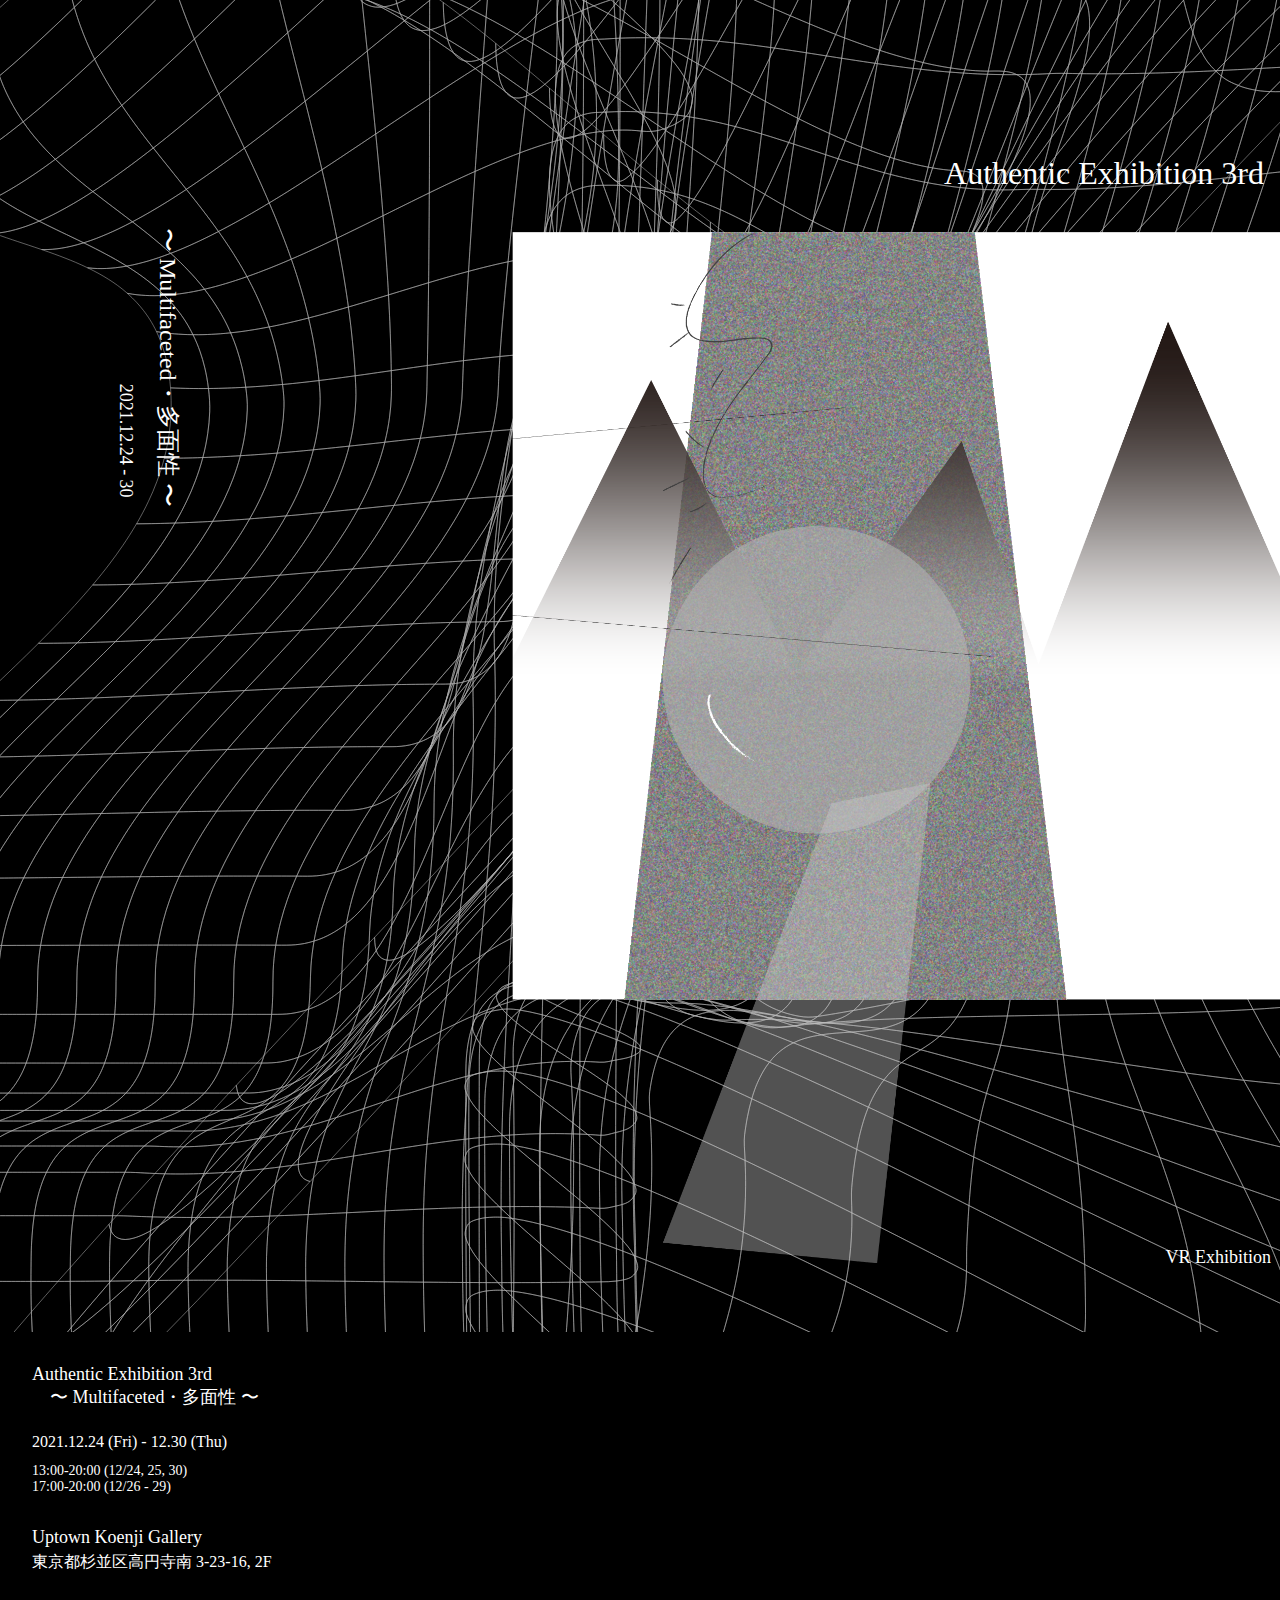
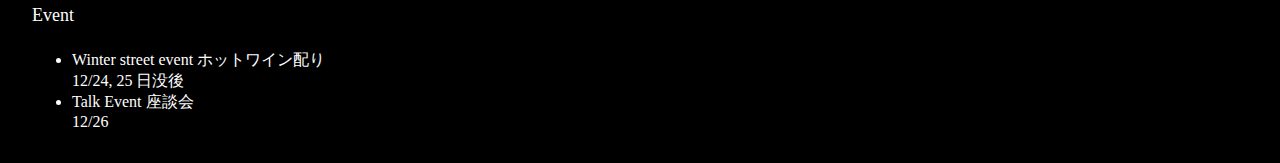
<file: authentic3/index.html>
<!DOCTYPE html>
<html>
  <head>
    <meta charset="utf-8"/>
    <link rel="stylesheet" type="text/css" href="./style.css" />
  </head>
  <body>
    <div id="keywire">
      <div id="title">
        <h1>〜 Multifaceted・多面性 〜</h1>
        <p class="date">2021.12.24 - 30</p>
      </div>
      <h2>Authentic Exhibition 3rd</h2>
      <img id="key" src="./key.png" />
      <p>VR Exhibition</p>
    </div>
    <div class="contents">
      <h2>
        Authentic Exhibition 3rd<br />
        　〜 Multifaceted・多面性 〜
      </h2>
      <p class="date">2021.12.24 (Fri) - 12.30 (Thu)</p>
      <p class="time">
        13:00-20:00 (12/24, 25, 30)<br>
        17:00-20:00 (12/26 - 29)
      </p>
      <p class="address">Uptown Koenji Gallery</p>
      <p class="address2">東京都杉並区高円寺南 3-23-16, 2F</p>
    </div>
    <div class="contents">
      <h2>Event</h2>
      <ul>
        <li>
          Winter street event ホットワイン配り<br>
          12/24, 25 日没後
        </li>
        <li>Talk Event 座談会<br>
        12/26</li>
      </ul>
    </div>
  </body>
</html>
</file>
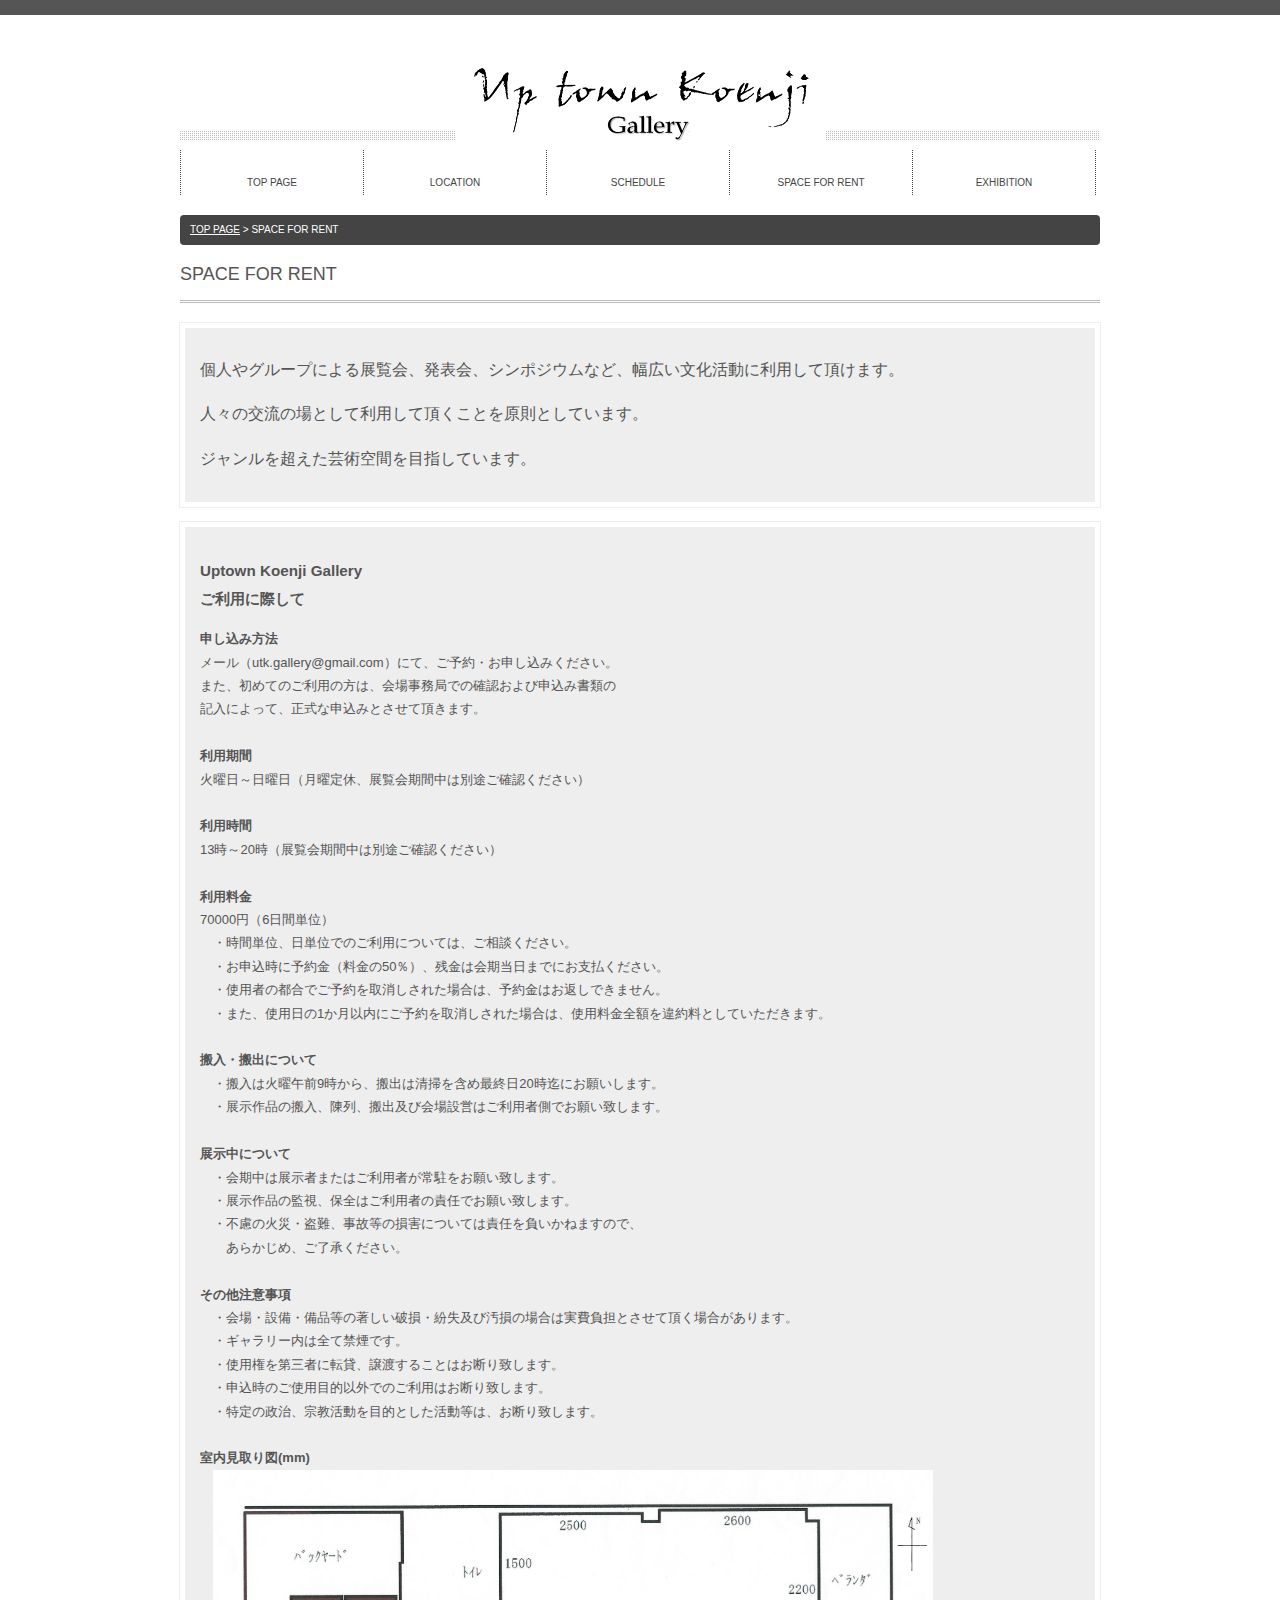
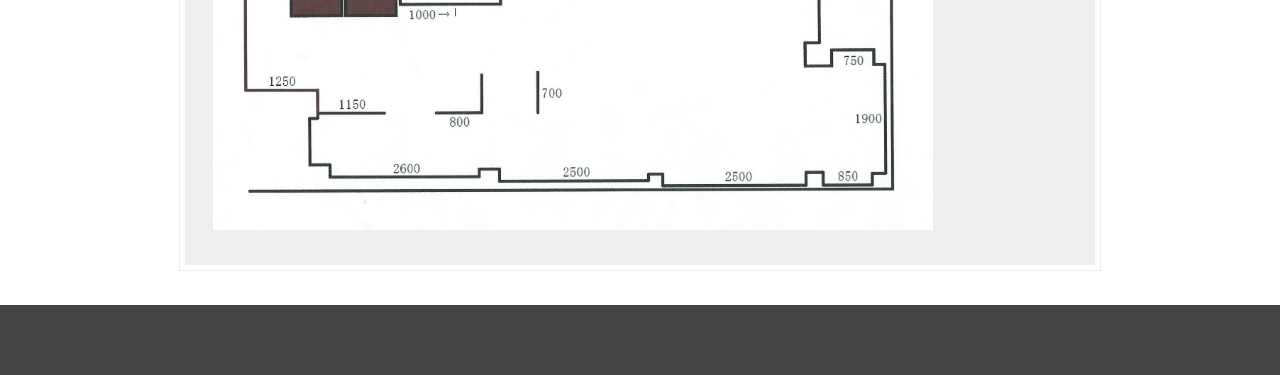
<file: about-us.html>
﻿<!DOCTYPE html PUBLIC "-//W3C//DTD XHTML 1.0 Transitional//EN" "http://www.w3.org/TR/xhtml1/DTD/xhtml1-transitional.dtd">
<html xmlns="http://www.w3.org/1999/xhtml">
	<head>
		<meta http-equiv="Content-Type" content="text/html; charset=UTF-8" />
		<!-- ページタイトル ここから -->
		<title>Uptown Koenji Gallery</title>
		<!-- ページタイトル ここまで -->
		<meta name="description" content=""/>
		<meta name="keyword" content=""/>
		<link href="common/css/style.css" rel="stylesheet" type="text/css" />
		<script type="text/javascript" src="http://ajax.googleapis.com/ajax/libs/jquery/1.7.2/jquery.min.js"></script>
		<script type="text/javascript" src="common/js/jquery.lightbox-0.5.min.js"></script>
		<script type="text/javascript" src="common/js/setting.js"></script>
		<!--[if lte IE 6]>
		<script type="text/javascript" src="common/js/DD_belatedPNG.js"></script>
		<script type="text/javascript">
			DD_belatedPNG.fix('img,.png_bg');
		</script>
		<![endif]-->
	</head>
<script>
  (function(i,s,o,g,r,a,m){i['GoogleAnalyticsObject']=r;i[r]=i[r]||function(){
  (i[r].q=i[r].q||[]).push(arguments)},i[r].l=1*new Date();a=s.createElement(o),
  m=s.getElementsByTagName(o)[0];a.async=1;a.src=g;m.parentNode.insertBefore(a,m)
  })(window,document,'script','//www.google-analytics.com/analytics.js','ga');

  ga('create', 'UA-57897759-1', 'auto');
  ga('send', 'pageview');

</script>
	<body>
		<div id="wrapper">
			<div id="headerWrapper">
				<div id="header">
					<!-- ロゴ画像 ここから -->
					<h1 class="siteTitle"><a href="index.html"><img src="common/images/rogo2.png" alt="アップタウン高円寺ギャラリー" /></a></h1>
					<!-- ロゴ画像 ここまで -->

					<!-- キャッチコピー ここから -->
					<div class="description"></div>
					<!-- キャッチコピー ここまで -->

					<!-- お問い合わせ情報 ここから -->
					<div class="headerAddress">
						
					</div>
					<!-- お問い合わせ情報 ここまで -->

					<div class="navi">
						<!-- ナビゲーション ここから -->
						<ul>
							<li><a href="index.html"><span class="titleJa"></span><span class="titleEn">TOP PAGE</span></a></li>
							<li><a href="location.html"><span class="titleJa"></span><span class="titleEn">LOCATION</span></a></li>
							<li><a href="schedule.html"><span class="titleJa"></span><span class="titleEn">SCHEDULE</span></a></li>
							<li><a href="about-us.html"><span class="titleJa"></span><span class="titleEn">SPACE FOR RENT</span></a></li>
							<li><a href="exhibition.html"><span class="titleJa"></span><span class="titleEn">EXHIBITION</span></a></li>
						</ul>
						<!-- ナビゲーション ここまで -->
					</div>
				</div>
			</div>

			<div id="contentsWrapper">
				<div id="contents" class="clearFix">
					<!-- パンくずリスト ここから -->
					<p class="panList"><a href="index.html">TOP PAGE</a> &gt; SPACE FOR RENT</p>
					<!-- パンくずリスト ここまで -->

					<!-- ページ見出し ここから -->
					<h2 class="pageTitle">SPACE FOR RENT</h2>
					<!-- ページ見出し ここまで -->

					<div class="clearFix">



					<!-- シェフ挨拶 ここから -->
					<div class="decoText">

						<p><font size="3">個人やグループによる展覧会、発表会、シンポジウムなど、幅広い文化活動に利用して頂けます。</p>
							<p>人々の交流の場として利用して頂くことを原則としています。</p>
							<p>ジャンルを超えた芸術空間を目指しています。</font></p>

					</div>
					<!-- シェフ挨拶 ここまで -->




						<!-- シェフ紹介 ここから -->


						<div class="decoText">
							<h3>Uptown Koenji Gallery<br>
								ご利用に際して</h3>
							<p>
								<strong>申し込み方法</strong><br />
								メール（utk.gallery@gmail.com）にて、ご予約・お申し込みください。<br>
								また、初めてのご利用の方は、会場事務局での確認および申込み書類の<br>
								記入によって、正式な申込みとさせて頂きます。
								<br /><br />

								<strong>利用期間</strong><br />
								火曜日～日曜日（月曜定休、展覧会期間中は別途ご確認ください）<br /><br />

								<strong>利用時間</strong><br />
								13時～20時（展覧会期間中は別途ご確認ください）<br /><br />

								<strong>利用料金</strong><br />
								70000円（6日間単位）<br>
								　・時間単位、日単位でのご利用については、ご相談ください。<br>
								　・お申込時に予約金（料金の50％）、残金は会期当日までにお支払ください。<br>
								　・使用者の都合でご予約を取消しされた場合は、予約金はお返しできません。<br>
								　・また、使用日の1か月以内にご予約を取消しされた場合は、使用料金全額を違約料としていただきます。
								<br /><br />

								<strong>搬入・搬出について</strong><br />
								　・搬入は火曜午前9時から、搬出は清掃を含め最終日20時迄にお願いします。<br>
								　・展示作品の搬入、陳列、搬出及び会場設営はご利用者側でお願い致します。
								<br /><br />

								<strong>展示中について</strong><br />
								　・会期中は展示者またはご利用者が常駐をお願い致します。<br>
								　・展示作品の監視、保全はご利用者の責任でお願い致します。<br>
								　・不慮の火災・盗難、事故等の損害については責任を負いかねますので、<br>
								　　あらかじめ、ご了承ください。
								<br /><br />

								<strong>その他注意事項</strong><br />
								　・会場・設備・備品等の著しい破損・紛失及び汚損の場合は実費負担とさせて頂く場合があります。<br>
								　・ギャラリー内は全て禁煙です。<br>
								　・使用権を第三者に転貸、譲渡することはお断り致します。<br>
								　・申込時のご使用目的以外でのご利用はお断り致します。<br>
								　・特定の政治、宗教活動を目的とした活動等は、お断り致します。
								<br /><br />

								<strong>室内見取り図(mm)</strong><br />
								　<img src="common/images/室内図.jpg" width="720" height="360" /><br />
							</p>
						</div>
						<!-- シェフ紹介 ここまで -->
					</div>


				</div>
			</div>

			<div id="footerWrapper">
				<div id="footer">
					<div class="footerAddress">
						<!-- フッター情報 ここから -->
						<p class="copyright"></p>
						<strong></strong>
						<!-- フッター情報 ここまで -->
					</div>
				</div>
			</div>
		</div>
	</body>
</html>
</file>
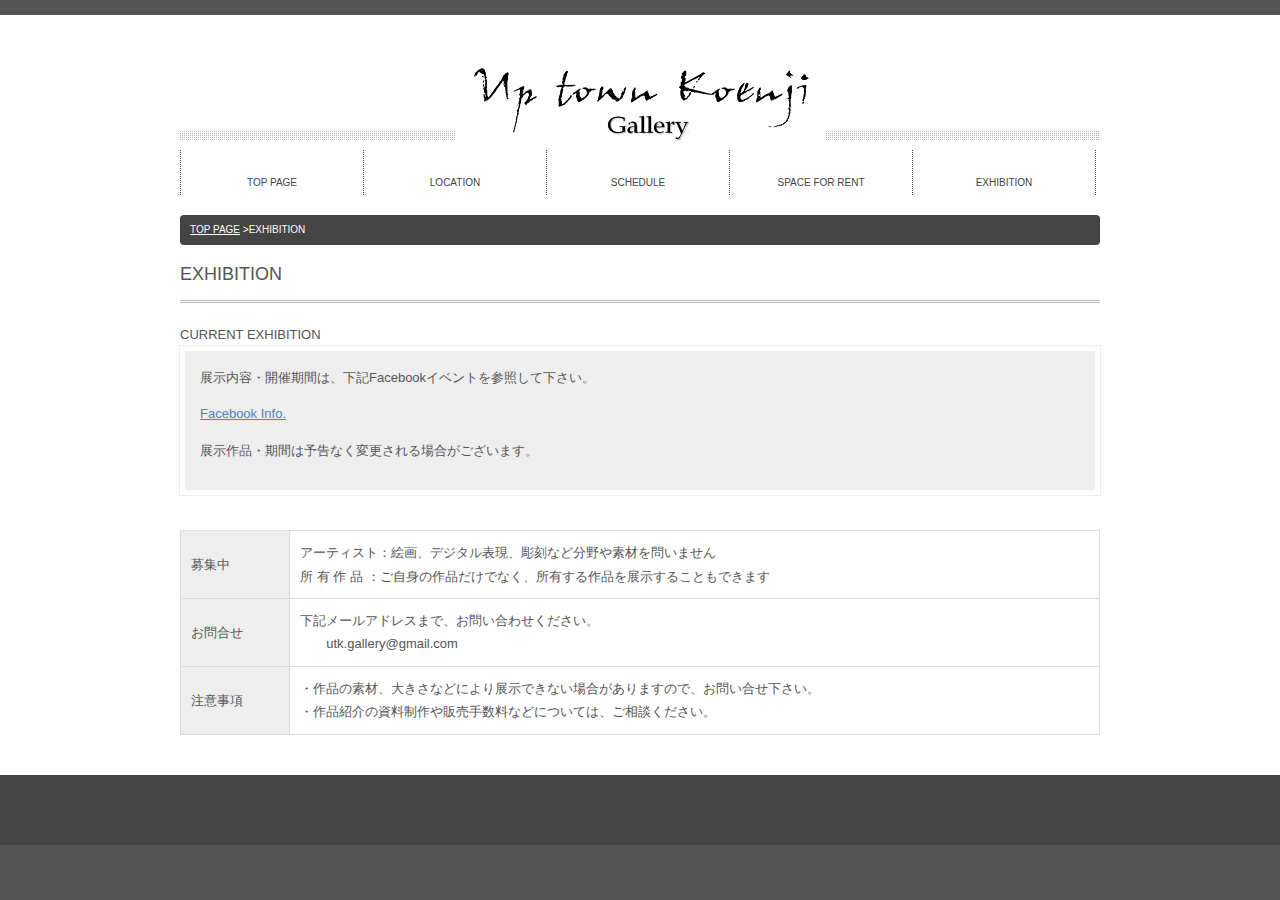
<file: exhibition.html>
﻿<!DOCTYPE html PUBLIC "-//W3C//DTD XHTML 1.0 Transitional//EN" "http://www.w3.org/TR/xhtml1/DTD/xhtml1-transitional.dtd">
<html xmlns="http://www.w3.org/1999/xhtml">
	<head>
		<meta http-equiv="Content-Type" content="text/html; charset=UTF-8" />
		<!-- ページタイトル ここから -->
		<title>Uptown Koenji Gallery</title>
		<!-- ページタイトル ここまで -->
		<meta name="description" content=""/>
		<meta name="keyword" content=""/>
		<link href="common/css/style.css" rel="stylesheet" type="text/css" />
		<script type="text/javascript" src="http://ajax.googleapis.com/ajax/libs/jquery/1.7.2/jquery.min.js"></script>
		<script type="text/javascript" src="common/js/jquery.lightbox-0.5.min.js"></script>
		<script type="text/javascript" src="common/js/setting.js"></script>
		<!--[if lte IE 6]>
		<script type="text/javascript" src="common/js/DD_belatedPNG.js"></script>
		<script type="text/javascript">
			DD_belatedPNG.fix('img,.png_bg');
		</script>
		<![endif]-->
	</head>
<script>
  (function(i,s,o,g,r,a,m){i['GoogleAnalyticsObject']=r;i[r]=i[r]||function(){
  (i[r].q=i[r].q||[]).push(arguments)},i[r].l=1*new Date();a=s.createElement(o),
  m=s.getElementsByTagName(o)[0];a.async=1;a.src=g;m.parentNode.insertBefore(a,m)
  })(window,document,'script','//www.google-analytics.com/analytics.js','ga');

  ga('create', 'UA-57897759-1', 'auto');
  ga('send', 'pageview');

</script>
	<body>
		<div id="wrapper">
			<div id="headerWrapper">
				<div id="header">
					<!-- ロゴ画像 ここから -->
					<h1 class="siteTitle"><a href="index.html"><img src="common/images/rogo2.png" alt="アップタウン高円寺ギャラリー" /></a></h1>
					<!-- ロゴ画像 ここまで -->

					<!-- キャッチコピー ここから -->
					<div class="description"></div>
					<!-- キャッチコピー ここまで -->

					<!-- お問い合わせ情報 ここから -->
					<div class="headerAddress">
						
					</div>
					<!-- お問い合わせ情報 ここまで -->

					<div class="navi">
						<!-- ナビゲーション ここから -->
						<ul>
							<li><a href="index.html"><span class="titleJa"></span><span class="titleEn">TOP PAGE</span></a></li>
							<li><a href="location.html"><span class="titleJa"></span><span class="titleEn">LOCATION</span></a></li>
							<li><a href="schedule.html"><span class="titleJa"></span><span class="titleEn">SCHEDULE</span></a></li>
							<li><a href="about-us.html"><span class="titleJa"></span><span class="titleEn">SPACE FOR RENT</span></a></li>
							<li><a href="exhibition.html"><span class="titleJa"></span><span class="titleEn">EXHIBITION</span></a></li>
						</ul>
						<!-- ナビゲーション ここまで -->
					</div>
				</div>
			</div>

			<div id="contentsWrapper">
				<div id="contents" class="clearFix">
					<!-- パンくずリスト ここから -->
					<p class="panList"><a href="index.html">TOP PAGE</a> &gt;EXHIBITION </p>
					<!-- パンくずリスト ここまで -->

					<!-- 求人情報見出し ここから -->
					<h2 id="pageTitle" class="pageTitle">EXHIBITION</h2>
					<!-- 求人情報見出し ここまで -->

					<!-- 求人情報テキスト ここから -->


					<tr>
					<th></th>
					<td>CURRENT EXHIBITION</td>
                    
                    </tr>

					<div class="decoText">
						展示内容・開催期間は、下記Facebookイベントを参照して下さい。<br/>
						<p><a href="https://www.facebook.com/Uptown.Koenji.Gallery/" target="_parent">Facebook Info.</a></p>
						<p>展示作品・期間は予告なく変更される場合がございます。</p>
					</div>
					<!-- 求人情報テキスト ここまで -->
  
					<div class="recruitTable">
						<!-- 求人情報テーブル ここから -->
						<table cellspacing="0" cellpadding="0">
							<tr>
    
					</tr>

					<!-- 
					<div class="decoText">
						常設展では、近隣の芸術家を中心にした作品が展示されています。<br/>
						<p>＜展示作家＞</p>
						<p>　上原基弘 (Motohiro Uehara)　　：パッケージ・デザイン</p>
						<p>　梅崎幸吉 (Kokichi Umezaki)　　：現代絵画</p>
                                                <p>　梶原誠 (Makoto Kajiwara)           ：細密鉛筆画</p>
                                                <p>　紅玉(Ko-gyoku)                           ：絵画・立体</p>
                                                <p>　三枝泰之(Yasuyuki Saegusa)      ：ポスター・デザイン集</p>
                                                <p>　佐藤ジン(Gin Sato)                     ：写真集 GIG Koenji Edition </p>
　　　　　　　　　　　　　 <p>　志賀直彦(Masahiko Shiga)          ：写真</p>
　　　　                                 <p>　西川梨世(Risei Nisikawa)             ：書</p>
                                                <p>　藤崎慎吾(Shingo Fujisaki)           ：書籍</p>
                                                <p>　古谷振一(Shinichi Furuya)          ：細密鉛筆画</p>
                                                <p>　星野雅彦(Masahiko Hoshino)      ：硝子工芸</p>
						<p>　溝上菜御実 (Naomi Mizogami)　 ：かな</p> 
                                                <p>　Adria Ginger                                ：油彩、Mixed Media</p>
                                                <p>　Callum Macleod                          ：Mixed Media</p>
					</div>
					-->
					<!-- 求人情報テキスト ここまで -->
  
					<div class="recruitTable">
						<!-- 求人情報テーブル ここから -->
						<table cellspacing="0" cellpadding="0">
							<tr>
								<th>募集中</th>
								<td>アーティスト：絵画、デジタル表現、彫刻など分野や素材を問いません<br>
								    所 有 作 品 ：ご自身の作品だけでなく、所有する作品を展示することもできます</td>
							</tr>
							<tr>
								<th>お問合せ</th>
								<td>下記メールアドレスまで、お問い合わせください。<br>
								　　utk.gallery@gmail.com</td>
							</tr>
							<tr>
								<th>注意事項</th>
								<td>・作品の素材、大きさなどにより展示できない場合がありますので、お問い合せ下さい。<br>
								・作品紹介の資料制作や販売手数料などについては、ご相談ください。</td>
							</tr>
						</table>
						<!-- 求人情報テーブル ここまで -->
					</div>
				</div>
			</div>

			<div id="footerWrapper">
				<div id="footer">
					<div class="footerAddress">
						<!-- フッター情報 ここから -->
						<p class="copyright"></p>
						<strong></strong>
						<!-- フッター情報 ここまで -->
					</div>
				</div>
			</div>
		</div>
	</body>
</html>
</file>
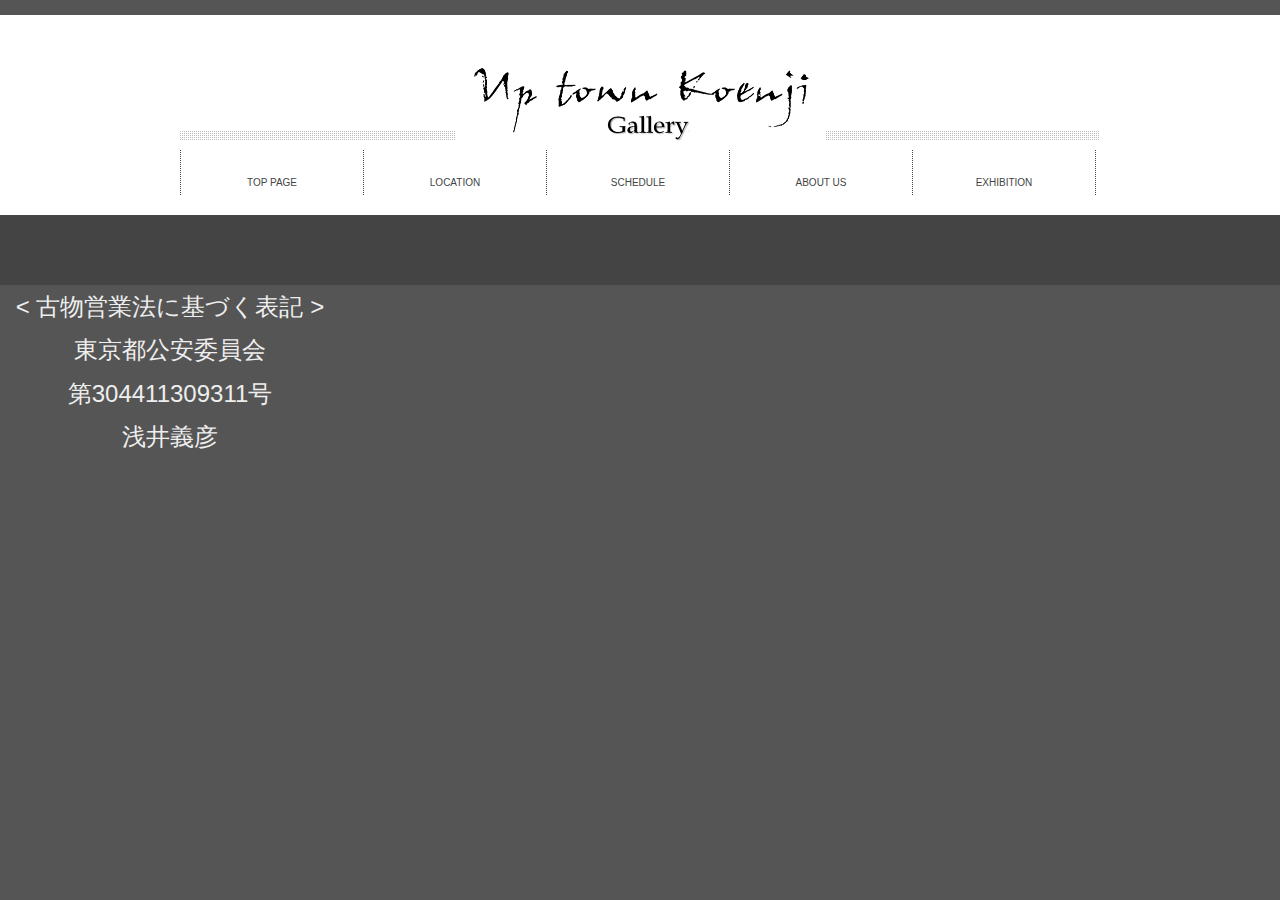
<file: kobutsu.html>
﻿<!DOCTYPE html PUBLIC "-//W3C//DTD XHTML 1.0 Transitional//EN" "http://www.w3.org/TR/xhtml1/DTD/xhtml1-transitional.dtd">
<html xmlns="http://www.w3.org/1999/xhtml">
	<head>
		<meta http-equiv="Content-Type" content="text/html; charset=UTF-8" />
		<!-- ページタイトル ここから -->
		<title>Uptown Koenji Gallery</title>
		<!-- ページタイトル ここまで -->
		<meta name="description" content=""/>
		<meta name="keyword" content=""/>
		<link href="common/css/style.css" rel="stylesheet" type="text/css" />
		<script type="text/javascript" src="http://ajax.googleapis.com/ajax/libs/jquery/1.7.2/jquery.min.js"></script>
		<script type="text/javascript" src="common/js/jquery.lightbox-0.5.min.js"></script>
		<script type="text/javascript" src="common/js/setting.js"></script>
		<!--[if lte IE 6]>
		<script type="text/javascript" src="common/js/DD_belatedPNG.js"></script>
		<script type="text/javascript">
			DD_belatedPNG.fix('img,.png_bg');
		</script>
		<![endif]-->
	</head>
<script>
  (function(i,s,o,g,r,a,m){i['GoogleAnalyticsObject']=r;i[r]=i[r]||function(){
  (i[r].q=i[r].q||[]).push(arguments)},i[r].l=1*new Date();a=s.createElement(o),
  m=s.getElementsByTagName(o)[0];a.async=1;a.src=g;m.parentNode.insertBefore(a,m)
  })(window,document,'script','//www.google-analytics.com/analytics.js','ga');

  ga('create', 'UA-57897759-1', 'auto');
  ga('send', 'pageview');

</script>
	<body>
		<div id="wrapper">
			<div id="headerWrapper">
				<div id="header">
					<!-- ロゴ画像 ここから -->
					<h1 class="siteTitle"><a href="index.html"><img src="common/images/rogo2.png" alt="アップタウン高円寺ギャラリー" /></a></h1>
					<!-- ロゴ画像 ここまで -->

					<!-- キャッチコピー ここから -->
					<div class="description"></div>
					<!-- キャッチコピー ここまで -->

					<!-- お問い合わせ情報 ここから -->
					<div class="headerAddress">
						
					</div>
					<!-- お問い合わせ情報 ここまで -->

					<div class="navi">
						<!-- ナビゲーション ここから -->
						<ul>
							<li><a href="index.html"><span class="titleJa"></span><span class="titleEn">TOP PAGE</span></a></li>
							<li><a href="location.html"><span class="titleJa"></span><span class="titleEn">LOCATION</span></a></li>
							<li><a href="schedule.html"><span class="titleJa"></span><span class="titleEn">SCHEDULE</span></a></li>
							<li><a href="about-us.html"><span class="titleJa"></span><span class="titleEn">ABOUT US</span></a></li>
							<li><a href="exhibition.html"><span class="titleJa"></span><span class="titleEn">EXHIBITION</span></a></li>
						</ul>
						<!-- ナビゲーション ここまで -->
					</div>
				</div>
			</div>




						<div class="chefPhoto"><br><br><br>
							<Font Size="5" Color="#eeeeee"> < 古物営業法に基づく表記 > </Font><br>
							<Font Size="5" Color="#eeeeee">東京都公安委員会</Font><br>
							<Font Size="5" Color="#eeeeee">第304411309311号</Font><br>
							<Font Size="5" Color="#eeeeee">浅井義彦</Font><br>
						</div>

			<div id="footerWrapper">
				<div id="footer">
					<div class="footerAddress">
						<!-- フッター情報 ここから -->
						<p class="copyright"></p>
						<strong></strong>
						<!-- フッター情報 ここまで -->
					</div>
				</div>
			</div>
		</div>
	</body>
</html>
</file>
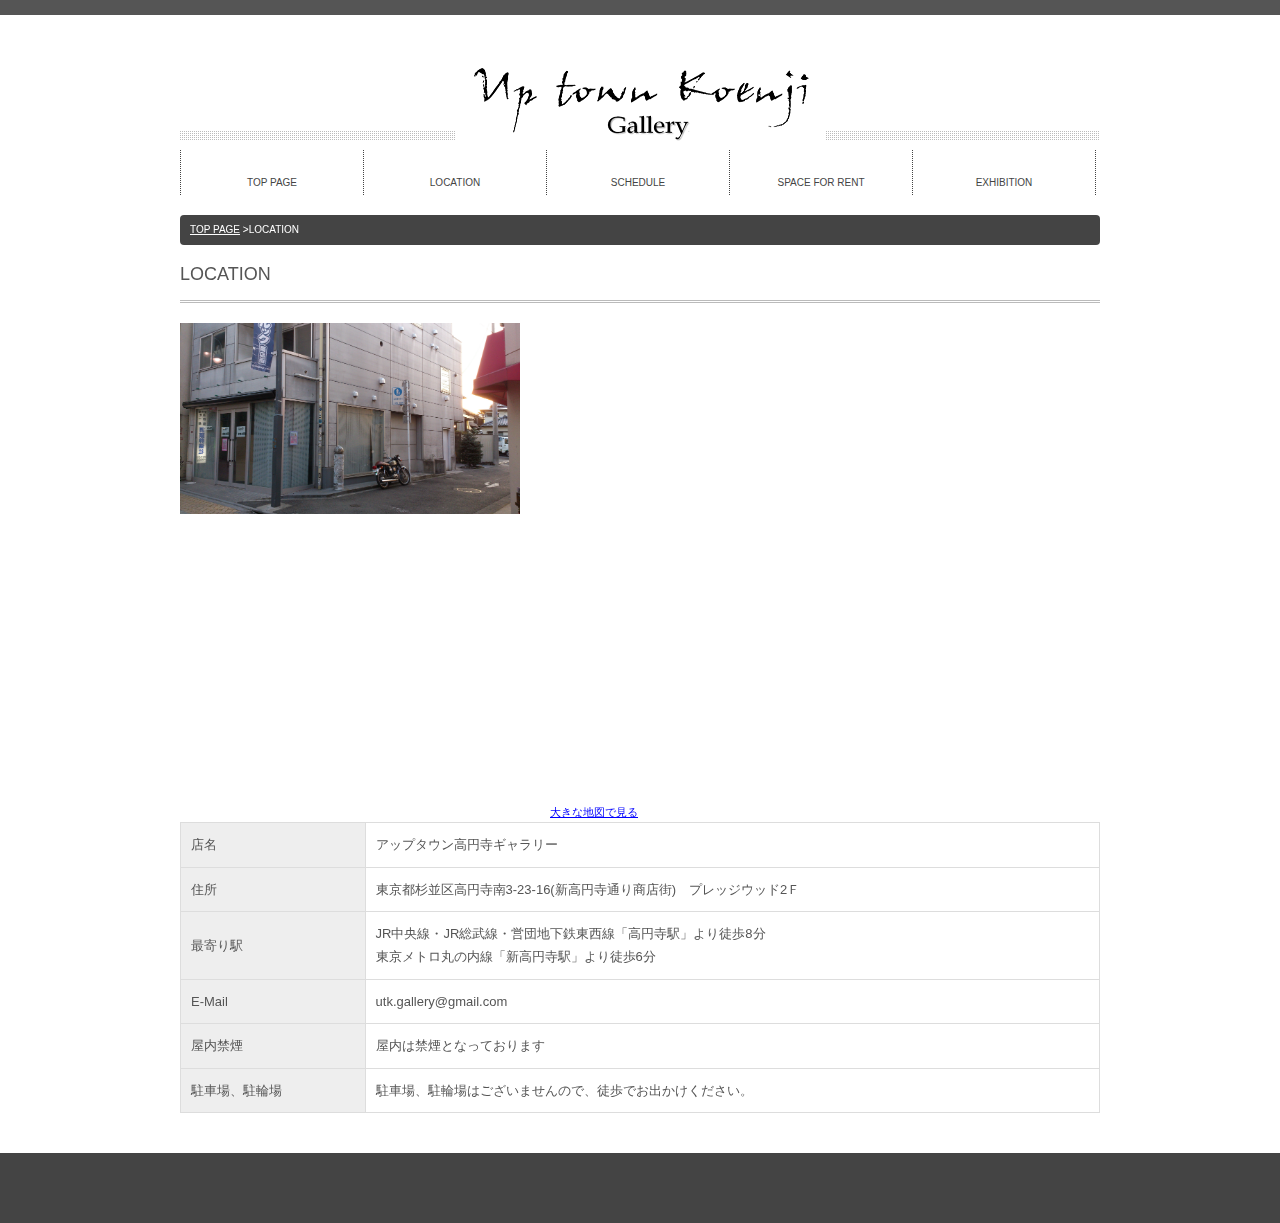
<file: location.html>
﻿<!DOCTYPE html PUBLIC "-//W3C//DTD XHTML 1.0 Transitional//EN" "http://www.w3.org/TR/xhtml1/DTD/xhtml1-transitional.dtd">
<html xmlns="http://www.w3.org/1999/xhtml">
	<head>
		<meta http-equiv="Content-Type" content="text/html; charset=UTF-8" />
		<!-- ページタイトル ここから -->
		<title>Uptown Koenji Gallery</title>
		<!-- ページタイトル ここまで -->
		<meta name="description" content=""/>
		<meta name="keyword" content=""/>
		<link href="common/css/style.css" rel="stylesheet" type="text/css" />
		<script type="text/javascript" src="http://ajax.googleapis.com/ajax/libs/jquery/1.7.2/jquery.min.js"></script>
		<script type="text/javascript" src="common/js/jquery.lightbox-0.5.min.js"></script>
		<script type="text/javascript" src="common/js/setting.js"></script>
		<!--[if lte IE 6]>
		<script type="text/javascript" src="common/js/DD_belatedPNG.js"></script>
		<script type="text/javascript">
			DD_belatedPNG.fix('img,.png_bg');
		</script>
		<![endif]-->
	</head>
<script>
  (function(i,s,o,g,r,a,m){i['GoogleAnalyticsObject']=r;i[r]=i[r]||function(){
  (i[r].q=i[r].q||[]).push(arguments)},i[r].l=1*new Date();a=s.createElement(o),
  m=s.getElementsByTagName(o)[0];a.async=1;a.src=g;m.parentNode.insertBefore(a,m)
  })(window,document,'script','//www.google-analytics.com/analytics.js','ga');

  ga('create', 'UA-57897759-1', 'auto');
  ga('send', 'pageview');

</script>
	<body>
		<div id="wrapper">
			<div id="headerWrapper">
				<div id="header">
					<!-- ロゴ画像 ここから -->
					<h1 class="siteTitle"><a href="index.html"><img src="common/images/rogo2.png" alt="アップタウン高円寺ギャラリー" /></a></h1>
					<!-- ロゴ画像 ここまで -->

					<!-- キャッチコピー ここから -->
					<div class="description"></div>
					<!-- キャッチコピー ここまで -->

					<!-- お問い合わせ情報 ここから -->
					<div class="headerAddress">
						
					</div>
					<!-- お問い合わせ情報 ここまで -->

					<div class="navi">
						<!-- ナビゲーション ここから -->
						<ul>
							<li><a href="index.html"><span class="titleJa"></span><span class="titleEn">TOP PAGE</span></a></li>
							<li><a href="location.html"><span class="titleJa"></span><span class="titleEn">LOCATION</span></a></li>
							<li><a href="schedule.html"><span class="titleJa"></span><span class="titleEn">SCHEDULE</span></a></li>
							<li><a href="about-us.html"><span class="titleJa"></span><span class="titleEn">SPACE FOR RENT</span></a></li>
							<li><a href="exhibition.html"><span class="titleJa"></span><span class="titleEn">EXHIBITION</span></a></li>
						</ul>
						<!-- ナビゲーション ここまで -->
					</div>
				</div>
			</div>

			<div id="contentsWrapper">
				<div id="contents" class="clearFix">
					<!-- パンくずリスト ここから -->
					<p class="panList"><a href="index.html">TOP PAGE</a> &gt;LOCATION</p>
					<!-- パンくずリスト ここまで -->

					<!-- ページ見出し ここから -->
					<h2 class="pageTitle">LOCATION</h2>
					<!-- ページ見出し ここまで -->
          
					<div class="clearFix">
						<!-- メイン画像 ここから -->
						<div class="companyPhoto"><img src="common/images/outside.jpg" alt="店舗外観" width="340" /></div>
						<!-- メイン画像 ここまで -->

						<div class="companyMap">
							<!-- マップ ここから -->
							<iframe width="640" height="480" frameborder="0" scrolling="no" marginheight="0" marginwidth="0" src="https://maps.google.co.jp/maps?q=%E6%9D%B1%E4%BA%AC%E9%83%BD%E6%9D%89%E4%B8%A6%E5%8C%BA%E9%AB%98%E5%86%86%E5%AF%BA%E5%8D%97%EF%BC%93%E4%B8%81%E7%9B%AE%EF%BC%92%EF%BC%93%E2%88%92%EF%BC%91%EF%BC%96&amp;sll=35.701249,139.647487&amp;hl=ja&amp;brcurrent=3,0x6018f26337fa971f:0xd0a85e5b97fe2163,0&amp;ie=UTF8&amp;hq=&amp;hnear=%E6%9D%B1%E4%BA%AC%E9%83%BD%E6%9D%89%E4%B8%A6%E5%8C%BA%E9%AB%98%E5%86%86%E5%AF%BA%E5%8D%97%EF%BC%93%E4%B8%81%E7%9B%AE%EF%BC%92%EF%BC%93%E2%88%92%EF%BC%91%EF%BC%96&amp;t=m&amp;ll=35.701255,139.647496&amp;spn=0.008364,0.013733&amp;z=16&amp;iwloc=A&amp;output=embed"></iframe><br /><small><a href="https://maps.google.co.jp/maps?q=%E6%9D%B1%E4%BA%AC%E9%83%BD%E6%9D%89%E4%B8%A6%E5%8C%BA%E9%AB%98%E5%86%86%E5%AF%BA%E5%8D%97%EF%BC%93%E4%B8%81%E7%9B%AE%EF%BC%92%EF%BC%93%E2%88%92%EF%BC%91%EF%BC%96&amp;sll=35.701249,139.647487&amp;hl=ja&amp;brcurrent=3,0x6018f26337fa971f:0xd0a85e5b97fe2163,0&amp;ie=UTF8&amp;hq=&amp;hnear=%E6%9D%B1%E4%BA%AC%E9%83%BD%E6%9D%89%E4%B8%A6%E5%8C%BA%E9%AB%98%E5%86%86%E5%AF%BA%E5%8D%97%EF%BC%93%E4%B8%81%E7%9B%AE%EF%BC%92%EF%BC%93%E2%88%92%EF%BC%91%EF%BC%96&amp;t=m&amp;ll=35.701255,139.647496&amp;spn=0.008364,0.013733&amp;z=16&amp;iwloc=A&amp;source=embed" style="color:#0000FF;text-align:left">大きな地図で見る</a></small>
							</div>
					</div>

					<div class="conceptTable">
						<!-- 店舗情報 ここから -->
						<table>
							<tr>
								<th>店名</th>
								<td>アップタウン高円寺ギャラリー</td>
							</tr>
							<tr>
								<th>住所</th>
								<td>東京都杉並区高円寺南3-23-16(新高円寺通り商店街)　プレッジウッド2Ｆ</td>
							</tr>
							<tr>
								<th>最寄り駅</th>
								<td>JR中央線・JR総武線・営団地下鉄東西線「高円寺駅」より徒歩8分<br />東京メトロ丸の内線「新高円寺駅」より徒歩6分</td>
							</tr>
							<tr>
								<th>E-Mail</th>
								<td>utk.gallery@gmail.com</td>
							</tr>
							<tr>
								<th>屋内禁煙</th>
								<td>屋内は禁煙となっております</td>
							</tr>
							<tr>
								<th>駐車場、駐輪場</th>
								<td>駐車場、駐輪場はございませんので、徒歩でお出かけください。</td>
							</tr>
						</table>
						<!-- 店舗情報 ここまで -->
					</div>
				</div>
			</div>

			<div id="footerWrapper">
				<div id="footer">
					<div class="footerAddress">
						<!-- フッター情報 ここから -->
						<p class="copyright"></p>
						<strong></strong>
						<!-- フッター情報 ここまで -->
					</div>
				</div>
			</div>
		</div>
	</body>
</html>
</file>
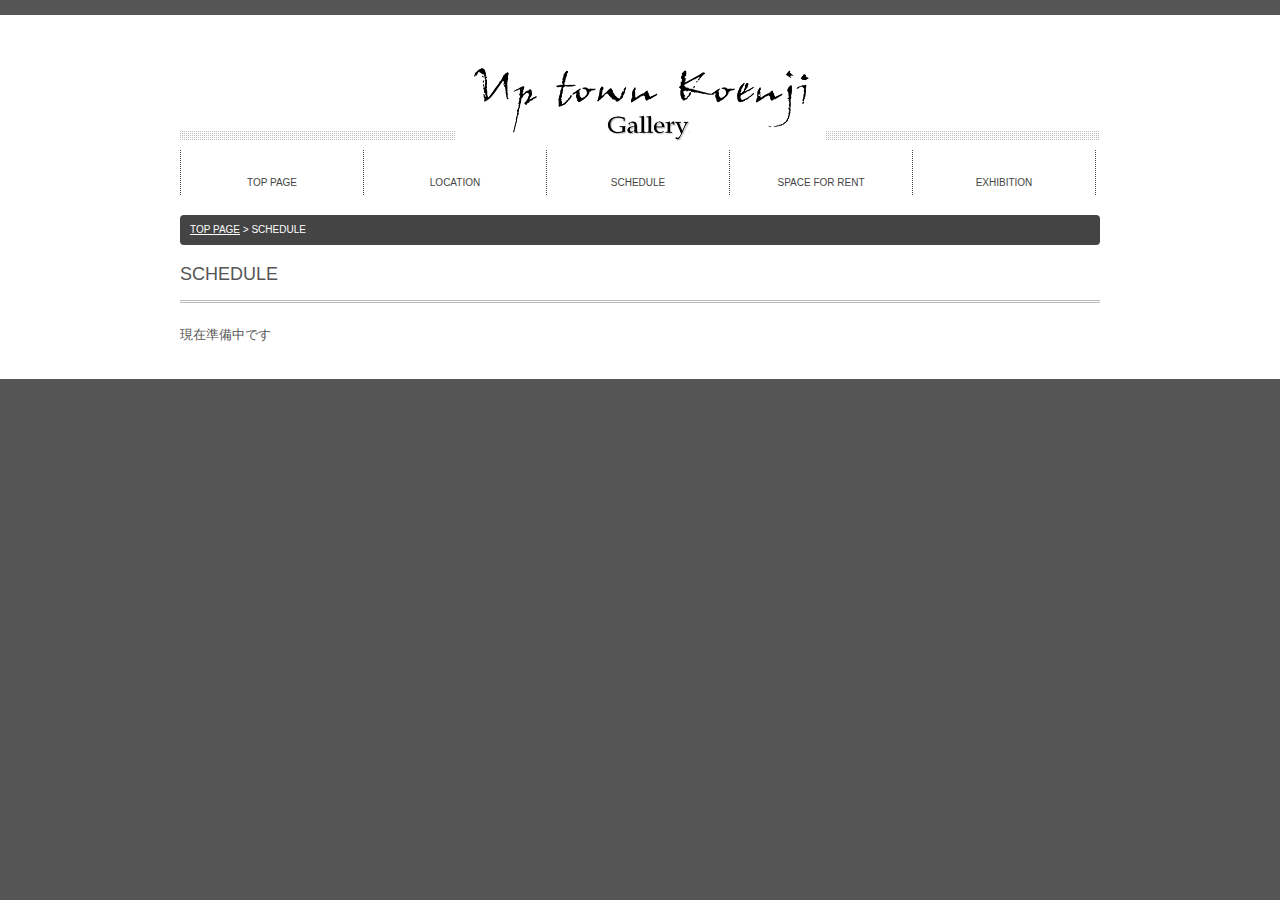
<file: schedule.html>
﻿<!DOCTYPE html PUBLIC "-//W3C//DTD XHTML 1.0 Transitional//EN" "http://www.w3.org/TR/xhtml1/DTD/xhtml1-transitional.dtd">
<html xmlns="http://www.w3.org/1999/xhtml">
	<head>
		<meta http-equiv="Content-Type" content="text/html; charset=UTF-8" />
		<!-- ページタイトル ここから -->
		<title>Uptown Koenji Gallery</title>
		<!-- ページタイトル ここまで -->
		<meta name="description" content=""/>
		<meta name="keyword" content=""/>
		<link href="common/css/style.css" rel="stylesheet" type="text/css" />
		<script type="text/javascript" src="http://ajax.googleapis.com/ajax/libs/jquery/1.7.2/jquery.min.js"></script>
		<script type="text/javascript" src="common/js/jquery.lightbox-0.5.min.js"></script>
		<script type="text/javascript" src="common/js/setting.js"></script>
		<!--[if lte IE 6]>
		<script type="text/javascript" src="common/js/DD_belatedPNG.js"></script>
		<script type="text/javascript">
			DD_belatedPNG.fix('img,.png_bg');
		</script>
		<![endif]-->
	</head>
<script>
  (function(i,s,o,g,r,a,m){i['GoogleAnalyticsObject']=r;i[r]=i[r]||function(){
  (i[r].q=i[r].q||[]).push(arguments)},i[r].l=1*new Date();a=s.createElement(o),
  m=s.getElementsByTagName(o)[0];a.async=1;a.src=g;m.parentNode.insertBefore(a,m)
  })(window,document,'script','//www.google-analytics.com/analytics.js','ga');

  ga('create', 'UA-57897759-1', 'auto');
  ga('send', 'pageview');

</script>
	<body>
		<div id="wrapper">
			<div id="headerWrapper">
				<div id="header">
					<!-- ロゴ画像 ここから -->
					<h1 class="siteTitle"><a href="index.html"><img src="common/images/rogo2.png" alt="アップタウン高円寺ギャラリー" /></a></h1>
					<!-- ロゴ画像 ここまで -->

					<!-- キャッチコピー ここから -->
					<div class="description"></div>
					<!-- キャッチコピー ここまで -->

					<!-- お問い合わせ情報 ここから -->
					<div class="headerAddress">
						
					</div>
					<!-- お問い合わせ情報 ここまで -->

					<div class="navi">
						<!-- ナビゲーション ここから -->
						<ul>
							<li><a href="index.html"><span class="titleJa"></span><span class="titleEn">TOP PAGE</span></a></li>
							<li><a href="location.html"><span class="titleJa"></span><span class="titleEn">LOCATION</span></a></li>
							<li><a href="schedule.html"><span class="titleJa"></span><span class="titleEn">SCHEDULE</span></a></li>
							<li><a href="about-us.html"><span class="titleJa"></span><span class="titleEn">SPACE FOR RENT</span></a></li>
							<li><a href="exhibition.html"><span class="titleJa"></span><span class="titleEn">EXHIBITION</span></a></li>
						</ul>
						<!-- ナビゲーション ここまで -->
					</div>
				</div>
			</div>

			<div id="contentsWrapper">
				<div id="contents" class="clearFix">
					<!-- パンくずリスト ここから -->
					<p class="panList"><a href="index.html">TOP PAGE</a> &gt; SCHEDULE</p>
					<!-- パンくずリスト ここまで -->

					<!-- ページ見出し ここから -->
					<h2 class="pageTitle">SCHEDULE</h2>
					<!-- ページ見出し ここまで -->
					<p>現在準備中です</p>
<!-- <iframe src="https://www.google.com/calendar/embed?src=uptownkoenji%40gmail.com&ctz=Asia/Tokyo" style="border: 0" width="800" height="600" frameborder="0" scrolling="no"></iframe> -->

					<!-- メイン画像 ここから -->
	
					<!-- メイン画像 ここまで -->
</file>
<file: authentic3/style.css>
html, body {
  background-color: #000;
  color: #fff;
  margin: 0;
}

p {
  margin: 0;
}

#keywire {
  overflow: hidden;
  background: url("./wire.svg") center center;
  background-size: 800%;
  min-width: 320px;
  min-height: calc(100vh - 16%);
  padding-top: 10%;
  padding-bottom: 5%;
  text-align: right;
}

#keywire h2 {
  font-size: 32px;
  font-weight: lighter;
  margin-right: 0.5em;
  margin-bottom: 0;
}

#key {
  width: 60%;
  margin-top: 40px;
  right: 0;
}

#keywire p {
  margin-top: -20px;
  margin-right: 0.5em;
  font-size: 18px;
}

#title {
  position: absolute;
  transform-origin: top left;
  transform: rotate(90deg);
  margin-left: 200px;
  margin-top: 100px;
}

#title h1 {
  font-size: 24px;
  font-weight: normal;
}

#title p.date {
  margin-top: 12px;
}

.contents {
  margin: 32px;
}

.contents h2 {
  margin-bottom: 24px;
  font-size: 18px;
  font-weight: normal;
}

.contents .time {
  margin-top: 12px;
  font-size: 14px;
}

.contents .address {
  margin-top: 32px;
  font-size: 18px;
}

.contents .address2 {
  margin-top: 4px;
}
</file>
<file: common/css/style.css>
@charset "UTF-8";
@import "fonts.css";
@import "default.css";
@import "design.css";
@import "jquery.lightbox-0.5.css";
</file>
